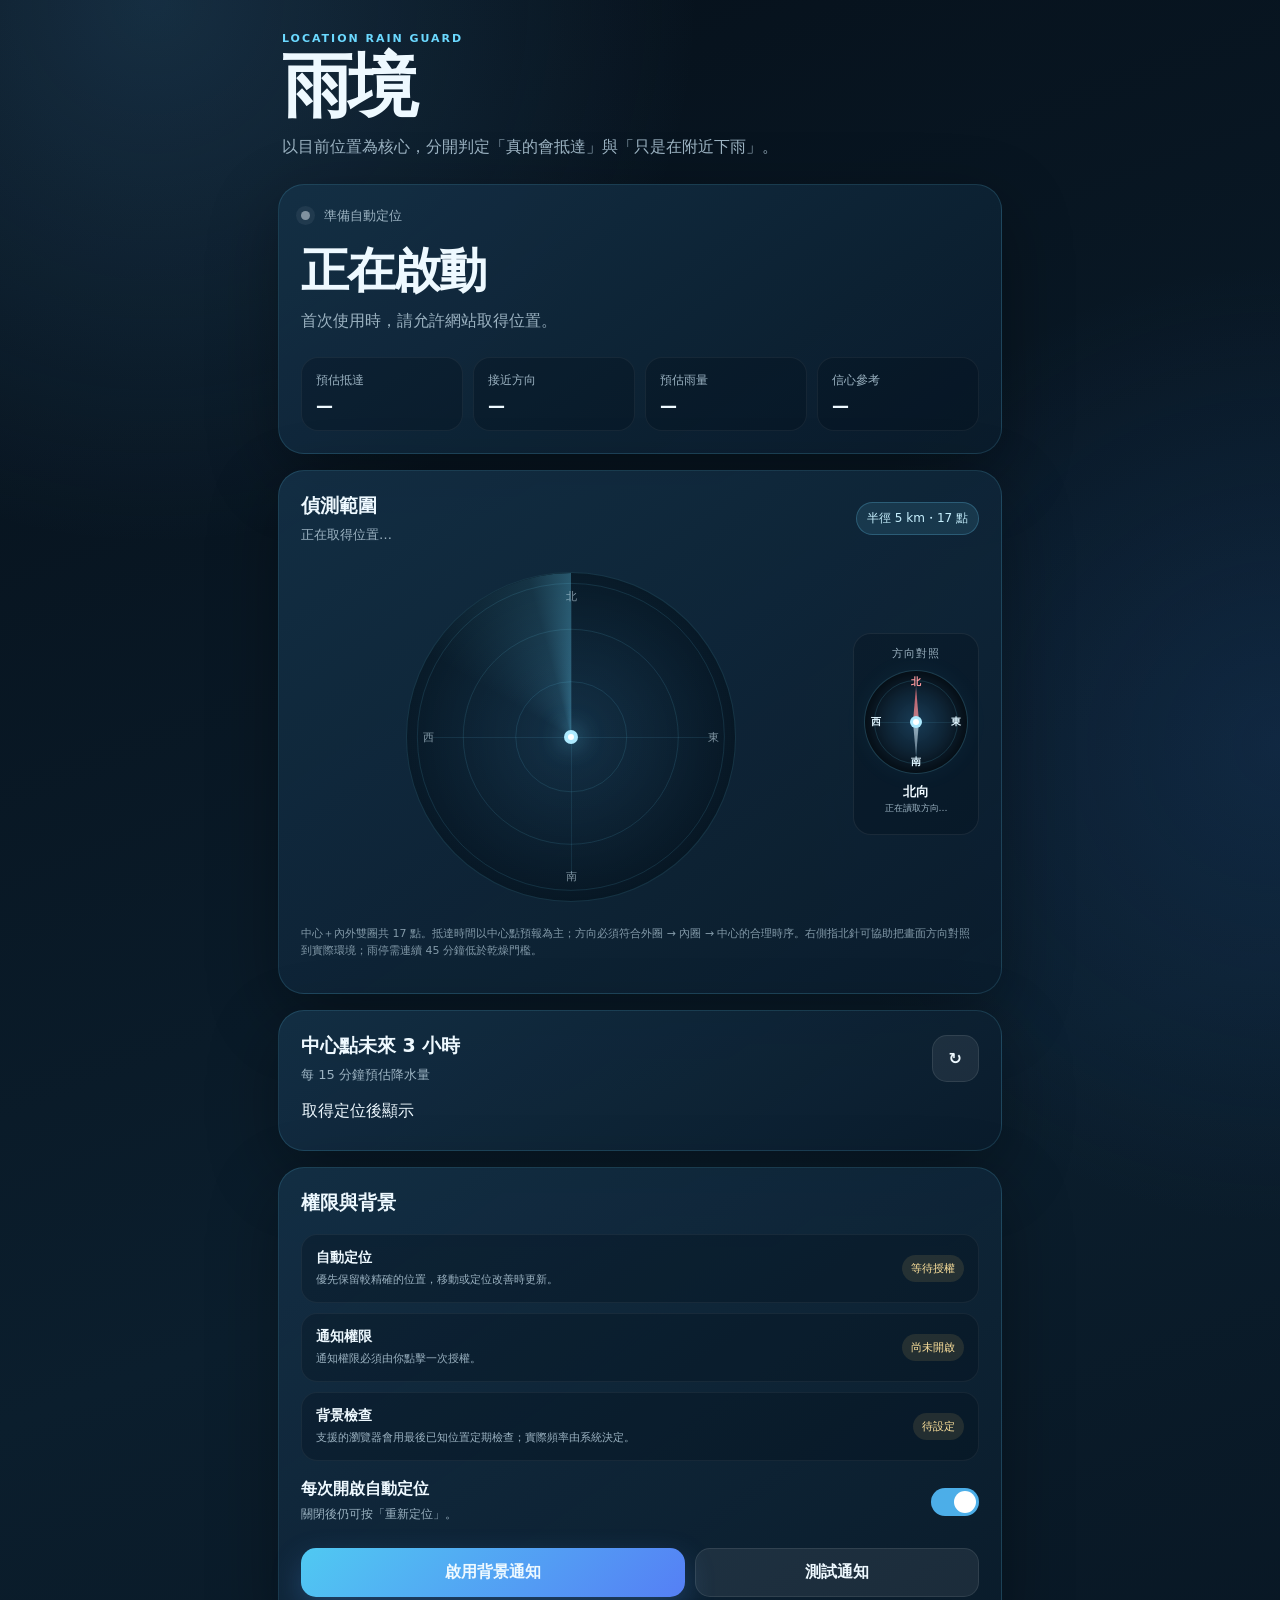
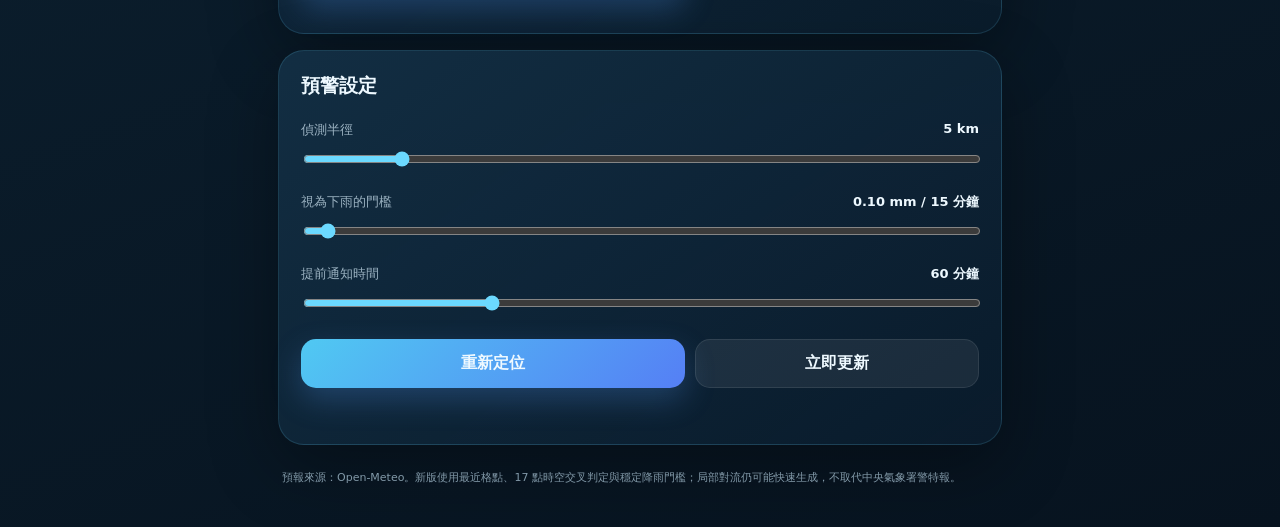
<file: index.html>
<!doctype html>
<html lang="zh-Hant">
<head>
<meta charset="utf-8">
<meta name="viewport" content="width=device-width,initial-scale=1,viewport-fit=cover">
<meta name="theme-color" content="#10263b">
<meta name="description" content="以中心點與內外雙圈 17 點交叉判定雨勢抵達、接近方向與雨停時間。">
<meta name="apple-mobile-web-app-capable" content="yes">
<meta name="apple-mobile-web-app-status-bar-style" content="black-translucent">
<meta name="apple-mobile-web-app-title" content="雨境">
<link rel="manifest" href="./manifest.webmanifest">
<link rel="icon" href="./icons/rain-guard.svg" type="image/svg+xml">
<link rel="apple-touch-icon" href="./icons/rain-guard.svg">
<title>雨境｜定位降雨預警</title>
<link rel="stylesheet" href="./styles.css">
<link rel="stylesheet" href="./compass.css?v=1">
</head>
<body>
<main class="shell">
<header class="hero"><div><p class="eyebrow">LOCATION RAIN GUARD</p><h1>雨境</h1><p class="subtitle">以目前位置為核心，分開判定「真的會抵達」與「只是在附近下雨」。</p></div></header>
<section class="card" aria-live="polite"><div class="topline"><span id="dot" class="dot"></span><span id="updated">準備自動定位</span></div><div id="headline" class="headline">正在啟動</div><div id="sub" class="sub">首次使用時，請允許網站取得位置。</div><div class="metrics"><div class="metric"><span id="arrivalLabel">預估抵達</span><strong id="arrival">—</strong></div><div class="metric"><span id="directionLabel">接近方向</span><strong id="direction">—</strong></div><div class="metric"><span id="rainLabel">預估雨量</span><strong id="rain">—</strong></div><div class="metric"><span id="probLabel">信心參考</span><strong id="prob">—</strong></div></div></section>
<section class="card"><div class="row"><div><h2>偵測範圍</h2><p id="position">正在取得位置…</p></div><span id="badge" class="badge">半徑 5 km・17 點</span></div><div class="radar-tools"><div class="radar"><div class="ring r1"></div><div class="ring r2"></div><div class="ring r3"></div><div class="sweep"></div><div class="center"></div><span class="compass n">北</span><span class="compass e">東</span><span class="compass s">南</span><span class="compass w">西</span><div id="samples"></div></div><aside id="miniCompassCard" class="mini-compass-card compass-fallback" aria-label="方向指北針"><div class="mini-compass-title">方向對照</div><div class="mini-compass"><div class="mini-compass-ring"></div><div id="miniCompassNeedle" class="mini-compass-needle"></div><div class="mini-compass-center"></div><span class="mini-label north">北</span><span class="mini-label east">東</span><span class="mini-label south">南</span><span class="mini-label west">西</span></div><div class="mini-compass-meta" aria-live="polite"><strong id="compassHeading">北向</strong><span id="compassStatus">固定北向參考</span></div><button id="enableCompass" class="compass-button hidden" type="button">啟用指北針</button></aside></div><p class="fine">中心＋內外雙圈共 17 點。抵達時間以中心點預報為主；方向必須符合外圈 → 內圈 → 中心的合理時序。右側指北針可協助把畫面方向對照到實際環境；雨停需連續 45 分鐘低於乾燥門檻。</p></section>
<section class="card"><div class="row"><div><h2>中心點未來 3 小時</h2><p>每 15 分鐘預估降水量</p></div><button id="refresh" class="secondary" type="button" aria-label="立即更新">↻</button></div><div id="timeline" class="timeline">取得定位後顯示</div></section>
<section class="card"><h2>權限與背景</h2><div class="permission-list"><div class="permission"><div><strong>自動定位</strong><small>優先保留較精確的位置，移動或定位改善時更新。</small></div><span id="locationState" class="state wait">等待授權</span></div><div class="permission"><div><strong>通知權限</strong><small>通知權限必須由你點擊一次授權。</small></div><span id="notificationState" class="state wait">尚未開啟</span></div><div class="permission"><div><strong>背景檢查</strong><small>支援的瀏覽器會用最後已知位置定期檢查；實際頻率由系統決定。</small></div><span id="backgroundState" class="state wait">待設定</span></div></div><div class="toggle-row"><div><strong>每次開啟自動定位</strong><p class="help" style="margin:4px 0 0">關閉後仍可按「重新定位」。</p></div><label class="toggle"><input id="autoLocate" type="checkbox" checked><span class="slider"></span></label></div><div class="buttons"><button id="notify" class="primary" type="button">啟用背景通知</button><button id="testNotify" class="secondary" type="button">測試通知</button></div><p id="permissionHelp" class="help"></p></section>
<section class="card settings"><h2>預警設定</h2><label><span>偵測半徑 <b id="radiusText">5 km</b></span><input id="radius" type="range" min="1" max="30" step="1" value="5"></label><label><span>視為下雨的門檻 <b id="thresholdText">0.10 mm / 15 分鐘</b></span><input id="threshold" type="range" min="0.05" max="2" step="0.05" value="0.10"></label><label><span>提前通知時間 <b id="leadText">60 分鐘</b></span><input id="lead" type="range" min="15" max="180" step="15" value="60"></label><div class="buttons"><button id="start" class="primary" type="button">重新定位</button><button id="refreshSettings" class="secondary" type="button">立即更新</button></div><p id="msg" class="msg"></p></section>
<footer>預報來源：Open-Meteo。新版使用最近格點、17 點時空交叉判定與穩定降雨門檻；局部對流仍可能快速生成，不取代中央氣象署警特報。</footer>
</main>
<script src="./app.js" defer></script>
<script src="./precision.js?v=2" defer></script>
<script src="./compass.js?v=1" defer></script>
</body>
</html>
</file>
<file: styles.css>
:root{--bg:#06111c;--card:#0d2638e8;--line:#6bd9ff26;--text:#eef9ff;--muted:#9bb2c1;--cyan:#6bd9ff;--safe:#76e3af;--warn:#ffd36b;--danger:#ff8585}*{box-sizing:border-box}html{min-height:100%;background:var(--bg)}body{margin:0;min-height:100%;font-family:system-ui,-apple-system,"Segoe UI","Noto Sans TC",sans-serif;color:var(--text);background:radial-gradient(circle at 12% 0,#407daa45,transparent 34rem),radial-gradient(circle at 100% 35%,#25539538,transparent 30rem),linear-gradient(160deg,#06101a,#0b1e2d 55%,#07131f)}button,input{font:inherit}.shell{width:min(760px,100%);margin:auto;padding:max(24px,env(safe-area-inset-top)) 18px max(32px,env(safe-area-inset-bottom))}.hero{display:flex;justify-content:space-between;gap:16px;padding:8px 4px 24px}.eyebrow{margin:0 0 8px;color:var(--cyan);letter-spacing:.18em;font-size:11px;font-weight:800}h1{margin:0;font-size:clamp(44px,10vw,70px);line-height:.95;letter-spacing:-.06em}.subtitle{margin:14px 0 0;color:var(--muted);line-height:1.65}.card{background:linear-gradient(145deg,#143046e8,#0a1c2ce0);border:1px solid var(--line);border-radius:26px;box-shadow:0 22px 70px #00000055;margin-bottom:16px;padding:22px}.topline,.row{display:flex;align-items:center;justify-content:space-between;gap:14px}.topline{justify-content:flex-start;color:var(--muted);font-size:13px}.dot{width:9px;height:9px;border-radius:50%;background:#8092a0;box-shadow:0 0 0 5px #8092a01f}.dot.safe{background:var(--safe)}.dot.warn{background:var(--warn)}.dot.danger{background:var(--danger)}.headline{margin-top:20px;font-size:clamp(30px,8vw,48px);font-weight:850;letter-spacing:-.045em;line-height:1.08}.sub{margin-top:10px;color:var(--muted);line-height:1.7;min-height:28px}.metrics{display:grid;grid-template-columns:repeat(2,minmax(0,1fr));gap:10px;margin-top:22px}.metric{padding:14px;border-radius:17px;background:#020d1647;border:1px solid #ffffff0e}.metric span{display:block;color:var(--muted);font-size:12px;margin-bottom:7px}.metric strong{font-size:17px}h2{margin:0;font-size:19px}.row p{margin:7px 0 0;color:var(--muted);font-size:13px}.badge{background:#6bd9ff1c;border:1px solid #6bd9ff3b;color:#c8f1ff;padding:7px 10px;border-radius:999px;font-size:12px;white-space:nowrap}.radar{width:min(330px,85vw);aspect-ratio:1;margin:24px auto 15px;position:relative;border-radius:50%;overflow:hidden;background:radial-gradient(circle,#4c9ec91a,#020e176b 64%,#00080eb8);border:1px solid #6bd9ff24}.radar:before,.radar:after{content:"";position:absolute;background:#6bd9ff1a}.radar:before{width:1px;top:8%;bottom:8%;left:50%}.radar:after{height:1px;left:8%;right:8%;top:50%}.ring{position:absolute;border:1px solid #6bd9ff1f;border-radius:50%;left:50%;top:50%;transform:translate(-50%,-50%)}.r1{width:34%;height:34%}.r2{width:66%;height:66%}.r3{width:94%;height:94%}.sweep{position:absolute;inset:0;border-radius:50%;background:conic-gradient(from 0deg,transparent 0 300deg,#6bd9ff21 345deg,#6bd9ff52);animation:scan 5s linear infinite}@keyframes scan{to{transform:rotate(360deg)}}.center{position:absolute;width:14px;height:14px;left:50%;top:50%;transform:translate(-50%,-50%);background:white;border:4px solid #6bd9ff8c;border-radius:50%;box-shadow:0 0 24px #6bd9ffb3;z-index:3}.compass{position:absolute;color:#dcf3ff91;font-size:11px;z-index:3}.n{top:5%;left:50%;transform:translateX(-50%)}.s{bottom:5%;left:50%;transform:translateX(-50%)}.e{right:5%;top:50%;transform:translateY(-50%)}.w{left:5%;top:50%;transform:translateY(-50%)}.sample{position:absolute;width:12px;height:12px;margin:-6px;border-radius:50%;background:#547084;border:2px solid #ffffff99;z-index:4}.sample.wet{background:var(--warn);box-shadow:0 0 14px #ffd36bcc;transform:scale(1.35)}.sample.urgent{background:var(--danger);box-shadow:0 0 16px #ff8585e6;transform:scale(1.5)}.fine,footer{color:#8299a8;font-size:11px;line-height:1.6}.timeline{display:grid;grid-auto-flow:column;grid-auto-columns:minmax(54px,1fr);gap:8px;overflow-x:auto;padding:17px 1px 6px}.slot{min-height:112px;display:flex;flex-direction:column;justify-content:flex-end;align-items:center;gap:7px;padding:10px 5px;border-radius:15px;background:#030f1842;border:1px solid #ffffff0a}.barwrap{height:55px;display:flex;align-items:flex-end}.bar{width:11px;min-height:2px;border-radius:8px 8px 3px 3px;background:linear-gradient(#8fe7ff,#5e8cff)}.slot strong{font-size:11px}.slot span{color:var(--muted);font-size:10px}.settings label{display:block;margin-top:22px}.settings label>span{display:flex;justify-content:space-between;gap:12px;color:var(--muted);font-size:13px}.settings b{color:var(--text)}input[type=range]{width:100%;margin-top:12px;accent-color:var(--cyan)}.buttons{display:grid;grid-template-columns:1.35fr 1fr;gap:10px;margin-top:24px}button{cursor:pointer;border:0;border-radius:15px;padding:13px 16px;color:var(--text);font-weight:750}.primary{background:linear-gradient(135deg,#50c9f2,#557ff5);box-shadow:0 12px 30px #4e91e747}.secondary{background:#ffffff12;border:1px solid #ffffff17}.msg{min-height:21px;color:var(--muted);font-size:12px;line-height:1.6;margin:13px 2px 0}.permission-list{display:grid;gap:10px;margin-top:18px}.permission{display:flex;align-items:center;justify-content:space-between;gap:16px;padding:14px;border-radius:16px;background:#020d1647;border:1px solid #ffffff0e}.permission div{min-width:0}.permission strong{display:block;font-size:14px}.permission small{display:block;color:var(--muted);font-size:11px;line-height:1.55;margin-top:4px}.state{flex:none;padding:6px 9px;border-radius:999px;background:#ffffff10;color:var(--muted);font-size:11px}.state.on{background:#76e3af1d;color:#aef1d0}.state.wait{background:#ffd36b1c;color:#ffe39d}.state.off{background:#ff85851c;color:#ffb3b3}.toggle-row{display:flex;align-items:center;justify-content:space-between;gap:16px;margin-top:18px}.toggle{position:relative;width:48px;height:28px;flex:none}.toggle input{opacity:0;width:0;height:0}.slider{position:absolute;inset:0;border-radius:999px;background:#ffffff1a;transition:.2s}.slider:before{content:"";position:absolute;width:22px;height:22px;left:3px;top:3px;border-radius:50%;background:#d6e6ef;transition:.2s}.toggle input:checked+.slider{background:#4caee8}.toggle input:checked+.slider:before{transform:translateX(20px);background:white}.help{margin:14px 0 0;color:var(--muted);font-size:12px;line-height:1.7}.hidden{display:none!important}footer{padding:8px 4px}@media(min-width:680px){.metrics{grid-template-columns:repeat(4,minmax(0,1fr))}}@media(max-width:420px){.buttons{grid-template-columns:1fr}.card{border-radius:22px}}@media(prefers-reduced-motion:reduce){.sweep{animation:none}}
</file>
<file: compass.css>
.radar-tools{display:grid;grid-template-columns:minmax(190px,1fr) 126px;align-items:center;gap:12px;margin-top:10px}.radar-tools .radar{width:min(100%,330px);margin:18px auto 12px}.mini-compass-card{min-width:0;padding:12px 9px;border-radius:18px;background:#020d1647;border:1px solid #ffffff12;display:flex;flex-direction:column;align-items:center;gap:9px}.mini-compass-title{font-size:11px;color:var(--muted);letter-spacing:.08em;white-space:nowrap}.mini-compass{position:relative;width:104px;height:104px;border-radius:50%;background:radial-gradient(circle,#183b55,#08141f 72%);border:1px solid #6bd9ff35;box-shadow:inset 0 0 24px #0008,0 0 24px #6bd9ff0d}.mini-compass:before,.mini-compass:after{content:"";position:absolute;background:#6bd9ff18}.mini-compass:before{width:1px;top:10%;bottom:10%;left:50%}.mini-compass:after{height:1px;left:10%;right:10%;top:50%}.mini-compass-ring{position:absolute;inset:9px;border:1px solid #6bd9ff25;border-radius:50%}.mini-compass-needle{position:absolute;left:50%;top:50%;width:6px;height:70px;transform:translate(-50%,-50%) rotate(0deg);transform-origin:center;transition:transform .18s ease;z-index:2}.mini-compass-needle:before,.mini-compass-needle:after{content:"";position:absolute;left:0;width:6px;height:35px}.mini-compass-needle:before{top:0;background:linear-gradient(#ff6f77,#ff9a9f);clip-path:polygon(50% 0,100% 100%,0 100%);filter:drop-shadow(0 0 5px #ff8585aa)}.mini-compass-needle:after{bottom:0;background:linear-gradient(#cfe7f5,#718798);clip-path:polygon(0 0,100% 0,50% 100%)}.mini-compass-center{position:absolute;left:50%;top:50%;width:12px;height:12px;transform:translate(-50%,-50%);border-radius:50%;background:white;border:3px solid #6bd9ff8c;z-index:3}.mini-label{position:absolute;color:#dff5ff;font-size:10px;font-weight:800;z-index:4}.mini-label.north{top:4px;left:50%;transform:translateX(-50%);color:#ff9b9f}.mini-label.east{right:6px;top:50%;transform:translateY(-50%)}.mini-label.south{bottom:4px;left:50%;transform:translateX(-50%)}.mini-label.west{left:6px;top:50%;transform:translateY(-50%)}.mini-compass-meta{text-align:center;min-height:39px}.mini-compass-meta strong{display:block;font-size:13px;line-height:1.35}.mini-compass-meta span{display:block;color:var(--muted);font-size:9px;line-height:1.4;margin-top:2px}.compass-button{width:100%;padding:8px 7px;border-radius:11px;font-size:10px;background:#ffffff12;border:1px solid #ffffff17}.compass-button.hidden{display:none}.compass-fallback .mini-compass-needle{opacity:.72}@media(max-width:430px){.radar-tools{grid-template-columns:minmax(0,1fr) 104px;gap:8px}.mini-compass-card{padding:10px 6px}.mini-compass{width:90px;height:90px}.mini-compass-needle{height:60px}.mini-compass-needle:before,.mini-compass-needle:after{height:30px}.mini-compass-title{font-size:10px}.mini-compass-meta strong{font-size:11px}}@media(max-width:340px){.radar-tools{grid-template-columns:1fr}.mini-compass-card{width:126px;margin:0 auto}}
</file>
